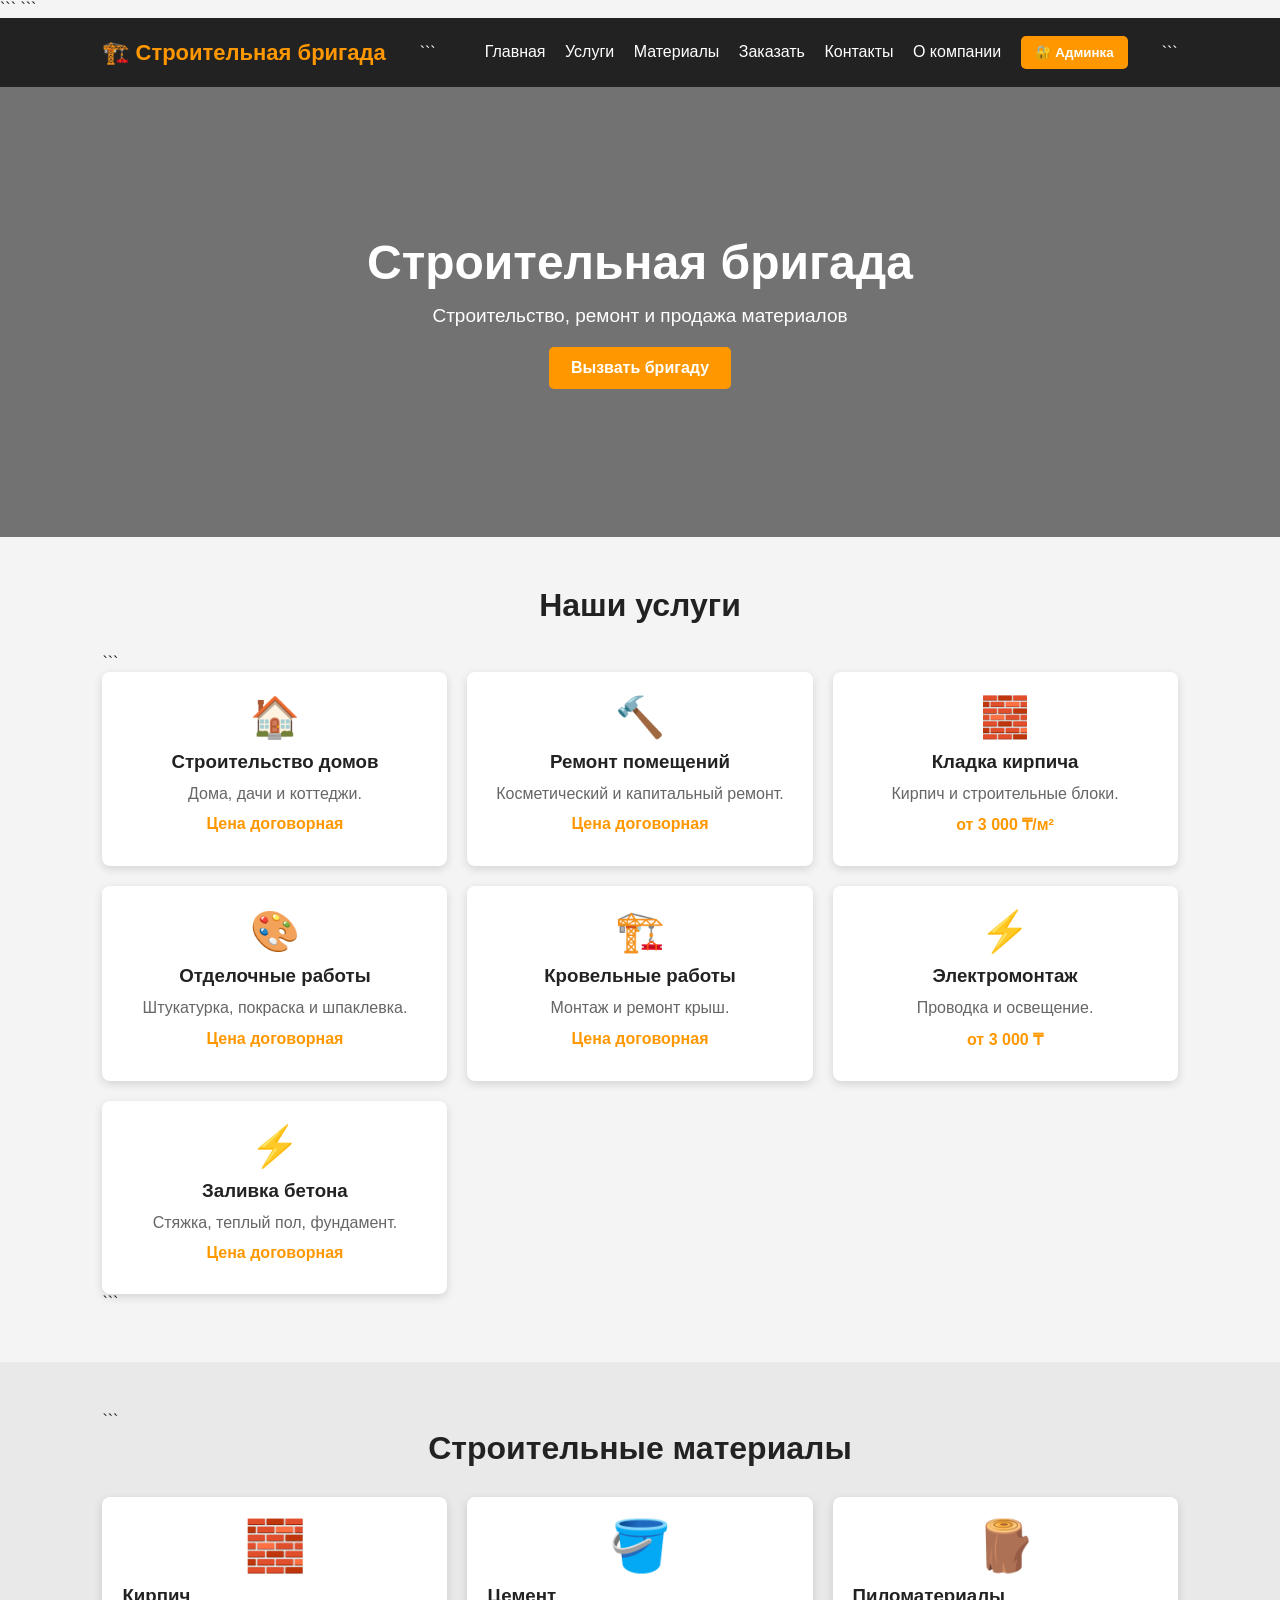
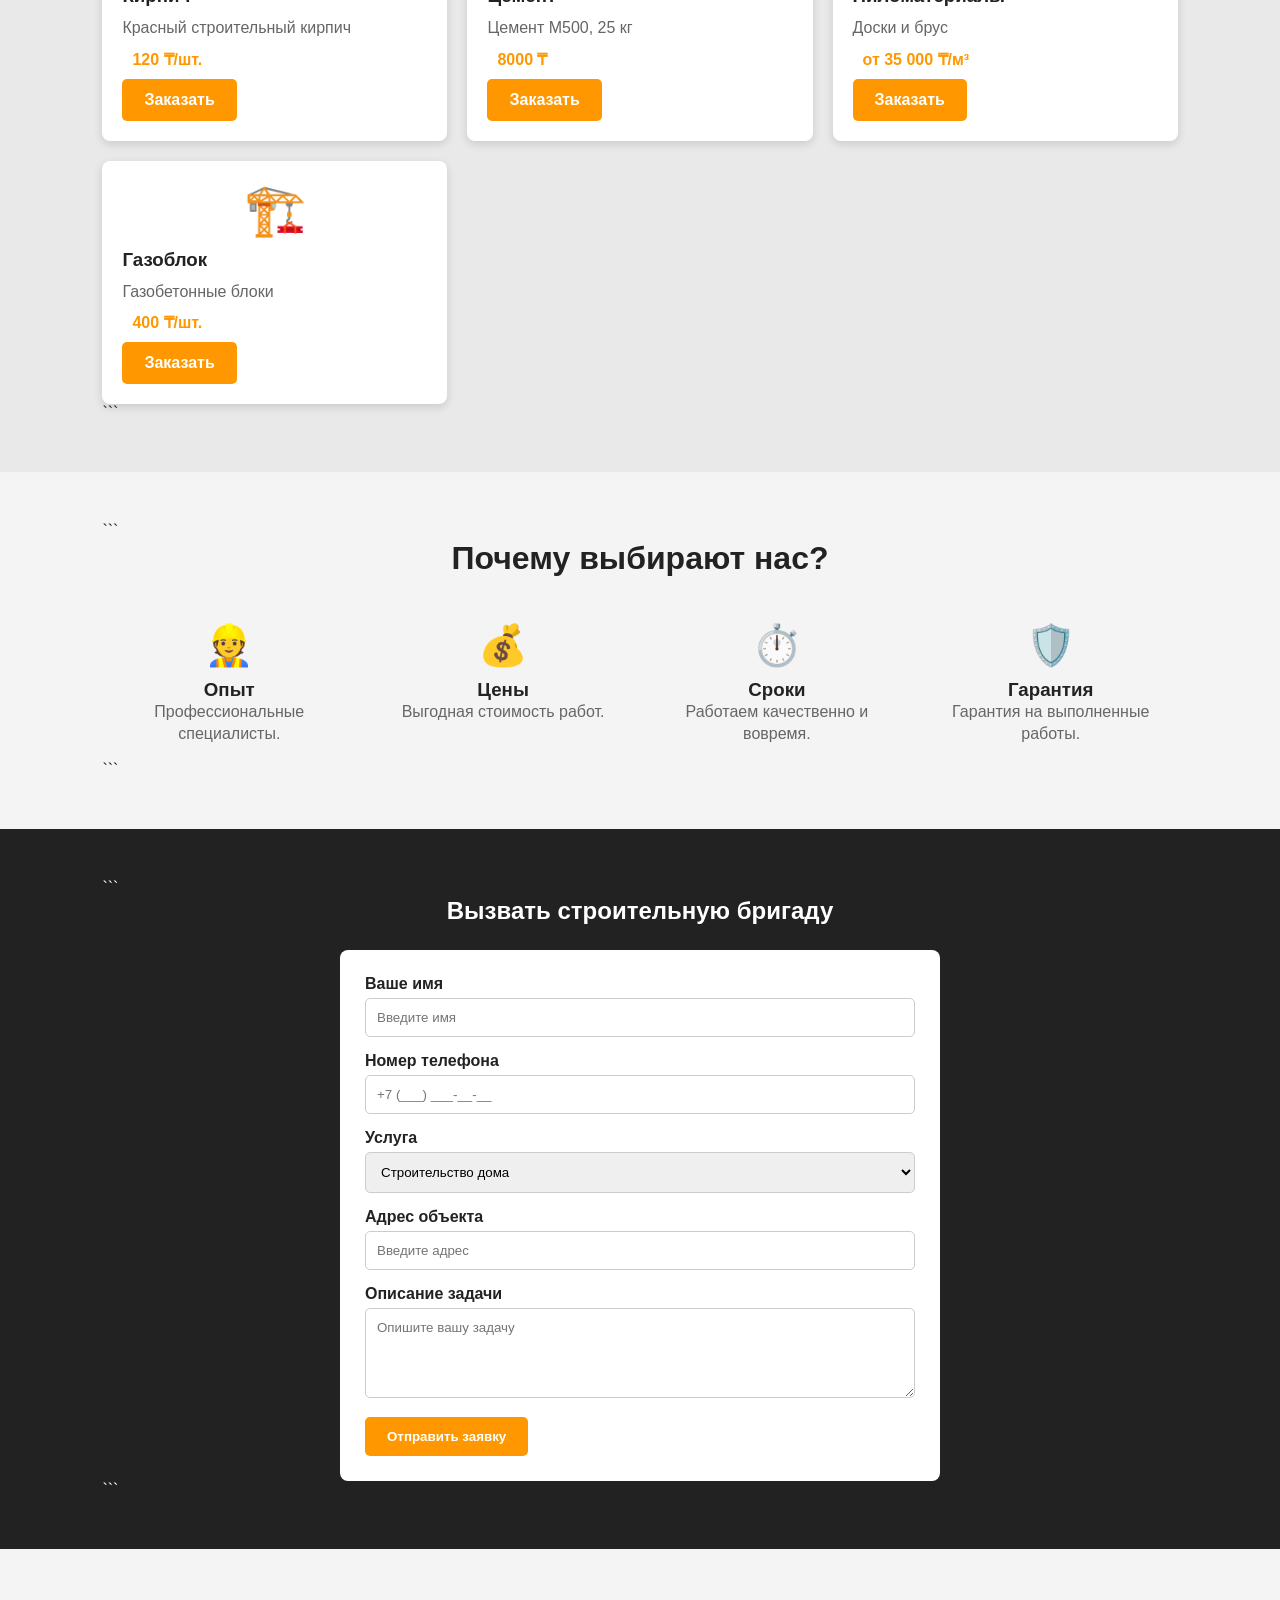
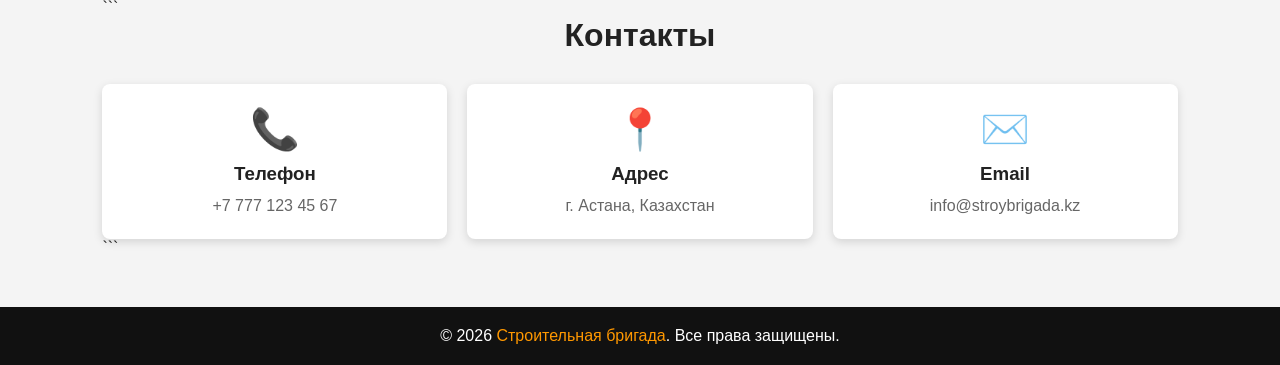
<file: index.html>
<!DOCTYPE html>

<html lang="ru">
<head>
    <meta charset="UTF-8">
    <meta name="viewport" content="width=device-width, initial-scale=1.0">
    <title>Строительная бригада</title>

```
<link rel="stylesheet" href="style.css">
```

</head>

<body>

<header>
    <div class="logo">🏗️ Строительная бригада</div>

```
<nav>
    <a href="#home">Главная</a>
    <a href="#services">Услуги</a>
    <a href="#materials">Материалы</a>
    <a href="#order">Заказать</a>
    <a href="#contacts">Контакты</a>
        <a href="about.html">О компании</a>
    <button class="admin-open-btn" onclick="openAdmin()">
        🔐 Админка
    </button>
</nav>
```

</header>

<section class="hero" id="home">
    <div>
        <h1>Строительная бригада</h1>
        <p>Строительство, ремонт и продажа материалов</p>
        <a href="#order" class="button">Вызвать бригаду</a>
    </div>
</section>

<section id="services">
    <h2 class="title">Наши услуги</h2>

```
<div class="grid" id="servicesGrid">

    <div class="card">
        <div class="icon">🏠</div>
        <h3>Строительство домов</h3>
        <p>Дома, дачи и коттеджи.</p>
        <div class="price">Цена договорная</div>
    </div>

    <div class="card">
        <div class="icon">🔨</div>
        <h3>Ремонт помещений</h3>
        <p>Косметический и капитальный ремонт.</p>
        <div class="price">Цена договорная</div>
    </div>

    <div class="card">
        <div class="icon">🧱</div>
        <h3>Кладка кирпича</h3>
        <p>Кирпич и строительные блоки.</p>
        <div class="price">от 3 000 ₸/м²</div>
    </div>

    <div class="card">
        <div class="icon">🎨</div>
        <h3>Отделочные работы</h3>
        <p>Штукатурка, покраска и шпаклевка.</p>
        <div class="price">Цена договорная</div>
    </div>

    <div class="card">
        <div class="icon">🏗️</div>
        <h3>Кровельные работы</h3>
        <p>Монтаж и ремонт крыш.</p>
        <div class="price">Цена договорная</div>
    </div>

    <div class="card">
        <div class="icon">⚡</div>
        <h3>Электромонтаж</h3>
        <p>Проводка и освещение.</p>
        <div class="price">от 3 000 ₸</div>
    </div>

    <div class="card">
        <div class="icon">⚡</div>
        <h3>Заливка бетона</h3>
        <p>Стяжка, теплый пол, фундамент.</p>
        <div class="price">Цена договорная</div>
    </div>

</div>
```

</section>

<section id="materials">

```
<h2 class="title">Строительные материалы</h2>

<div class="materials" id="materialsGrid">

    <div class="material">
        <div class="material-img">🧱</div>
        <h3>Кирпич</h3>
        <p>Красный строительный кирпич</p>
        <div class="material-price">120 ₸/шт.</div>
        <a href="#order" class="button">Заказать</a>
    </div>

    <div class="material">
        <div class="material-img">🪣</div>
        <h3>Цемент</h3>
        <p>Цемент М500, 25 кг</p>
        <div class="material-price">8000 ₸</div>
        <a href="#order" class="button">Заказать</a>
    </div>

    <div class="material">
        <div class="material-img">🪵</div>
        <h3>Пиломатериалы</h3>
        <p>Доски и брус</p>
        <div class="material-price">от 35 000 ₸/м³</div>
        <a href="#order" class="button">Заказать</a>
    </div>

    <div class="material">
        <div class="material-img">🏗️</div>
        <h3>Газоблок</h3>
        <p>Газобетонные блоки</p>
        <div class="material-price">400 ₸/шт.</div>
        <a href="#order" class="button">Заказать</a>
    </div>

</div>
```

</section>

<section>

```
<h2 class="title">Почему выбирают нас?</h2>

<div class="advantages">

    <div class="advantage">
        <div class="icon">👷</div>
        <h3>Опыт</h3>
        <p>Профессиональные специалисты.</p>
    </div>

    <div class="advantage">
        <div class="icon">💰</div>
        <h3>Цены</h3>
        <p>Выгодная стоимость работ.</p>
    </div>

    <div class="advantage">
        <div class="icon">⏱️</div>
        <h3>Сроки</h3>
        <p>Работаем качественно и вовремя.</p>
    </div>

    <div class="advantage">
        <div class="icon">🛡️</div>
        <h3>Гарантия</h3>
        <p>Гарантия на выполненные работы.</p>
    </div>

</div>
```

</section>

<section id="order">

```
<div class="form-box">

    <h2>Вызвать строительную бригаду</h2>

    <form id="orderForm">

        <label>Ваше имя</label>
        <input
            id="clientName"
            type="text"
            placeholder="Введите имя"
            required
        >

        <label>Номер телефона</label>
        <input
            id="clientPhone"
            type="tel"
            placeholder="+7 (___) ___-__-__"
            required
        >

        <label>Услуга</label>

        <select id="clientService">
            <option>Строительство дома</option>
            <option>Ремонт</option>
            <option>Кладка кирпича</option>
            <option>Отделочные работы</option>
            <option>Кровельные работы</option>
            <option>Электромонтаж</option>
            <option>Заливка бетона</option>
        </select>

        <label>Адрес объекта</label>

        <input
            id="clientAddress"
            type="text"
            placeholder="Введите адрес"
        >

        <label>Описание задачи</label>

        <textarea
            id="clientDescription"
            placeholder="Опишите вашу задачу"
        ></textarea>

        <button class="button" type="submit">
            Отправить заявку
        </button>

    </form>

</div>
```

</section>

<section id="contacts">

```
<h2 class="title">Контакты</h2>

<div class="contacts">

    <div class="contact">
        <div class="icon">📞</div>
        <h3>Телефон</h3>
        <p>
            <a href="tel:+77771234567">
                +7 777 123 45 67
            </a>
        </p>
    </div>

    <div class="contact">
        <div class="icon">📍</div>
        <h3>Адрес</h3>
        <p>г. Астана, Казахстан</p>
    </div>

    <div class="contact">
        <div class="icon">✉️</div>
        <h3>Email</h3>
        <p>
            <a href="mailto:info@stroybrigada.kz">
                info@stroybrigada.kz
            </a>
        </p>
    </div>

</div>
```

</section>

<footer>
    ©️ 2026
    <span>Строительная бригада</span>.
    Все права защищены.
</footer>

<!-- ==================================================
     УВЕДОМЛЕНИЕ
================================================== -->

<div id="toast"></div>

<!-- ==================================================
     АДМИН-ПАНЕЛЬ
================================================== -->

<div class="admin-modal" id="adminModal">

```
<div class="admin-box">

    <div class="admin-header">

        <h2>🔐 Панель администратора</h2>

        <button class="admin-close" onclick="closeAdmin()">
            ✕ Закрыть
        </button>

    </div>

    <!-- LOGIN -->

    <div id="loginScreen" class="admin-login">

        <h2>Вход в админку</h2>

        <div id="loginError" class="login-error">
            Неверный пароль
        </div>

        <form onsubmit="loginAdmin(event)">

            <label>Пароль администратора</label>

            <input
                id="adminPassword"
                type="password"
                placeholder="Введите пароль"
                required
            >

            <button class="button" style="width:100%;">
                Войти
            </button>

        </form>

        <small>
            Пароль по умолчанию: admin123
        </small>

    </div>


    <!-- DASHBOARD -->

    <div id="adminDashboard" class="admin-content" style="display:none;">

        <div class="dashboard">

            <div class="stat">
                <div class="stat-title">Всего заявок</div>
                <div class="stat-number" id="totalOrders">0</div>
            </div>

            <div class="stat">
                <div class="stat-title">Новые</div>
                <div class="stat-number" id="newOrders">0</div>
            </div>

            <div class="stat">
                <div class="stat-title">В работе</div>
                <div class="stat-number" id="workOrders">0</div>
            </div>

            <div class="stat">
                <div class="stat-title">Завершено</div>
                <div class="stat-number" id="doneOrders">0</div>
            </div>

        </div>


        <!-- ЗАЯВКИ -->

        <div class="admin-section">

            <h3>📋 Заявки клиентов</h3>

            <div class="admin-actions">

                <input
                    type="text"
                    id="searchOrders"
                    placeholder="🔎 Поиск по имени, телефону..."
                    oninput="renderOrders()"
                >

                <select
                    id="filterStatus"
                    onchange="renderOrders()"
                >
                    <option value="all">Все статусы</option>
                    <option value="Новая">Новые</option>
                    <option value="В работе">В работе</option>
                    <option value="Завершена">Завершённые</option>
                    <option value="Отменена">Отменённые</option>
                </select>

                <button class="small-btn red" onclick="clearOrders()">
                    🗑️ Очистить все
                </button>

            </div>

            <div class="table-wrapper">

                <table>

                    <thead>

                        <tr>
                            <th>ID</th>
                            <th>Клиент</th>
                            <th>Телефон</th>
                            <th>Услуга</th>
                            <th>Адрес</th>
                            <th>Дата</th>
                            <th>Статус</th>
                            <th>Действия</th>
                        </tr>

                    </thead>

                    <tbody id="ordersTable"></tbody>

                </table>

            </div>

        </div>


        <!-- ДОБАВЛЕНИЕ УСЛУГИ -->

        <div class="admin-section">

            <h3>➕ Добавить новую услугу</h3>

            <form id="serviceForm">

                <div class="admin-form-grid">

                    <div>
                        <label>Иконка</label>
                        <input
                            id="newServiceIcon"
                            type="text"
                            placeholder="🏠"
                            maxlength="4"
                            required
                        >
                    </div>

                    <div>
                        <label>Название</label>
                        <input
                            id="newServiceName"
                            type="text"
                            placeholder="Например: Фасадные работы"
                            required
                        >
                    </div>

                    <div>
                        <label>Цена</label>
                        <input
                            id="newServicePrice"
                            type="text"
                            placeholder="от 5 000 ₸"
                            required
                        >
                    </div>

                    <div>
                        <label>Описание</label>
                        <input
                            id="newServiceDescription"
                            type="text"
                            placeholder="Описание услуги"
                            required
                        >
                    </div>

                </div>

                <br>

                <button class="button">
                    Добавить услугу
                </button>

            </form>

        </div>


        <!-- ДОБАВЛЕНИЕ МАТЕРИАЛА -->

        <div class="admin-section">

            <h3>➕ Добавить строительный материал</h3>

            <form id="materialForm">

                <div class="admin-form-grid">

                    <div>
                        <label>Иконка</label>
                        <input
                            id="newMaterialIcon"
                            type="text"
                            placeholder="🧱"
                            maxlength="4"
                            required
                        >
                    </div>

                    <div>
                        <label>Название</label>
                        <input
                            id="newMaterialName"
                            type="text"
                            placeholder="Название материала"
                            required
                        >
                    </div>

                    <div>
                        <label>Описание</label>
                        <input
                            id="newMaterialDescription"
                            type="text"
                            placeholder="Описание"
                            required
                        >
                    </div>

                    <div>
                        <label>Цена</label>
                        <input
                            id="newMaterialPrice"
                            type="text"
                            placeholder="1000 ₸/шт."
                            required
                        >
                    </div>

                </div>

                <br>

                <button class="button">
                    Добавить материал
                </button>

            </form>

        </div>


        <!-- НАСТРОЙКИ -->

        <div class="admin-section">

            <h3>⚙️ Управление</h3>

            <button
                class="small-btn gray"
                onclick="logoutAdmin()"
            >
                🚪 Выйти из админки
            </button>

            <button
                class="small-btn red"
                onclick="resetSiteData()"
            >
                ♻️ Сбросить дополнительные данные
            </button>

        </div>

    </div>

</div>
```

</div>

<script src="script.js"></script>

</body>
</html>
</file>
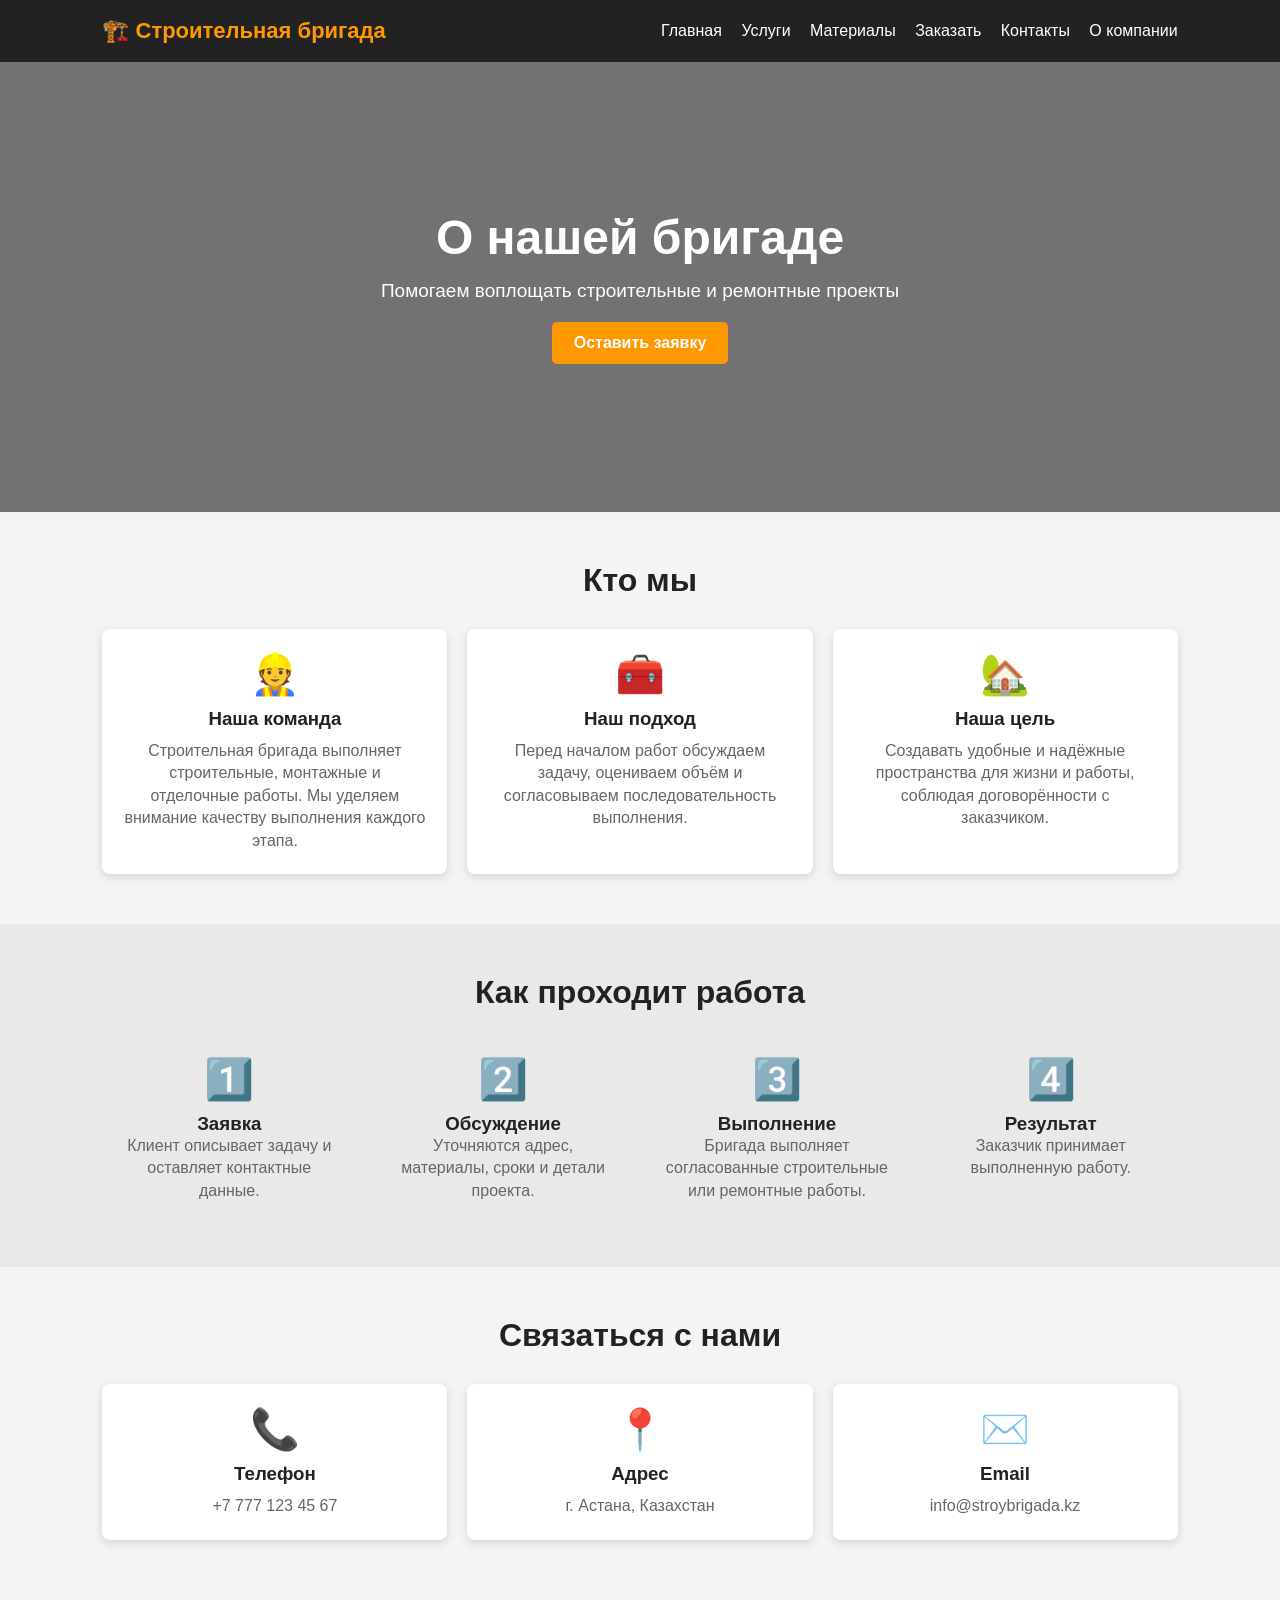
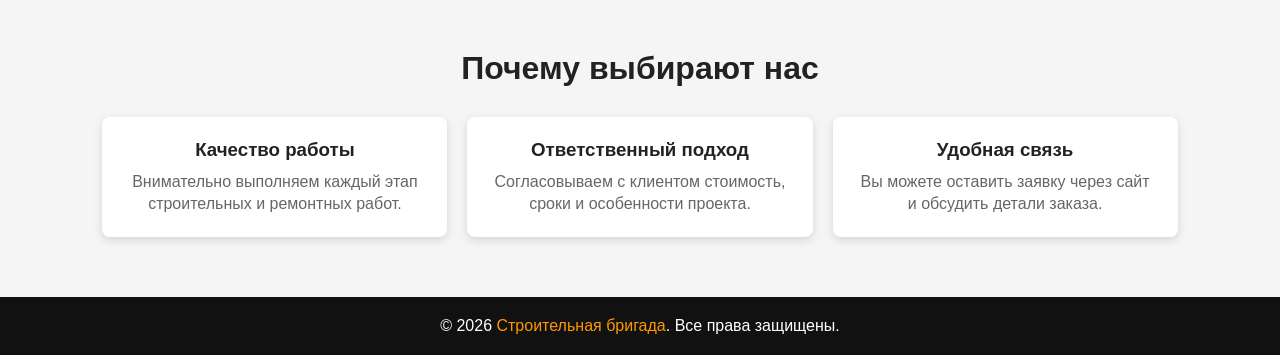
<file: about.html>
<!DOCTYPE html>
<html lang="ru">
<head>
    <meta charset="UTF-8">
    <meta name="viewport" content="width=device-width, initial-scale=1.0">
    <meta name="description" content="Информация о строительной бригаде и этапах работы.">
    <title>О компании — Строительная бригада</title>
    <link rel="stylesheet" href="style.css">
</head>
<body>
<header>
    <div class="logo">🏗️ Строительная бригада</div>
    <nav aria-label="Основная навигация">
        <a href="index.html#home">Главная</a>
        <a href="index.html#services">Услуги</a>
        <a href="index.html#materials">Материалы</a>
        <a href="index.html#order">Заказать</a>
        <a href="index.html#contacts">Контакты</a>
        <a href="about.html" aria-current="page">О компании</a>
    </nav>
</header>

<section class="hero" id="home">
    <div>
        <h1>О нашей бригаде</h1>
        <p>Помогаем воплощать строительные и ремонтные проекты</p>
        <a href="index.html#order" class="button">Оставить заявку</a>
    </div>
</section>

<section>
    <h2 class="title">Кто мы</h2>
    <div class="grid">
        <article class="card">
            <div class="icon">👷</div>
            <h3>Наша команда</h3>
            <p>Строительная бригада выполняет строительные, монтажные и отделочные работы. Мы уделяем внимание качеству выполнения каждого этапа.</p>
        </article>
        <article class="card">
            <div class="icon">🧰</div>
            <h3>Наш подход</h3>
            <p>Перед началом работ обсуждаем задачу, оцениваем объём и согласовываем последовательность выполнения.</p>
        </article>
        <article class="card">
            <div class="icon">🏡</div>
            <h3>Наша цель</h3>
            <p>Создавать удобные и надёжные пространства для жизни и работы, соблюдая договорённости с заказчиком.</p>
        </article>
    </div>
</section>

<section id="workflow" style="background:#e9e9e9;">
    <h2 class="title">Как проходит работа</h2>
    <div class="advantages">
        <div class="advantage"><div class="icon">1️⃣</div><h3>Заявка</h3><p>Клиент описывает задачу и оставляет контактные данные.</p></div>
        <div class="advantage"><div class="icon">2️⃣</div><h3>Обсуждение</h3><p>Уточняются адрес, материалы, сроки и детали проекта.</p></div>
        <div class="advantage"><div class="icon">3️⃣</div><h3>Выполнение</h3><p>Бригада выполняет согласованные строительные или ремонтные работы.</p></div>
        <div class="advantage"><div class="icon">4️⃣</div><h3>Результат</h3><p>Заказчик принимает выполненную работу.</p></div>
    </div>
</section>

<section>
    <h2 class="title">Связаться с нами</h2>
    <div class="contacts">
        <div class="contact"><div class="icon">📞</div><h3>Телефон</h3><p><a href="tel:+77771234567">+7 777 123 45 67</a></p></div>
        <div class="contact"><div class="icon">📍</div><h3>Адрес</h3><p>г. Астана, Казахстан</p></div>
        <div class="contact"><div class="icon">✉️</div><h3>Email</h3><p><a href="mailto:info@stroybrigada.kz">info@stroybrigada.kz</a></p></div>
    </div>
</section>
<section class="about-benefits">
    <h2 class="title">Почему выбирают нас</h2>
    <div class="grid">
        <article class="card">
            <h3>Качество работы</h3>
            <p>Внимательно выполняем каждый этап строительных и ремонтных работ.</p>
        </article>
        <article class="card">
            <h3>Ответственный подход</h3>
            <p>Согласовываем с клиентом стоимость, сроки и особенности проекта.</p>
        </article>
        <article class="card">
            <h3>Удобная связь</h3>
            <p>Вы можете оставить заявку через сайт и обсудить детали заказа.</p>
        </article>
    </div>
</section>
<footer>© 2026 <span>Строительная бригада</span>. Все права защищены.</footer>
</body>
</html>
</file>
<file: style.css>
* {
        box-sizing: border-box;
        margin: 0;
        padding: 0;
    }

    html {
        scroll-behavior: smooth;
    }

    body {
        font-family: Arial, sans-serif;
        background: #f4f4f4;
        color: #222;
    }

    header {
        background: #222;
        color: white;
        padding: 18px 8%;
        display: flex;
        justify-content: space-between;
        align-items: center;
        position: sticky;
        top: 0;
        z-index: 1000;
    }

    .logo {
        color: #ff9800;
        font-size: 22px;
        font-weight: bold;
    }

    nav a {
        color: white;
        text-decoration: none;
        margin-left: 15px;
        transition: .2s;
    }

    nav a:hover {
        color: #ff9800;
    }

    .admin-open-btn {
        background: #ff9800;
        border: none;
        color: white;
        padding: 9px 14px;
        border-radius: 5px;
        cursor: pointer;
        font-weight: bold;
        margin-left: 15px;
    }

    .hero {
        height: 450px;
        background:
            linear-gradient(#0008, #0008),
            url("https://images.unsplash.com/photo-1503387762-592deb58ef4e")
            center/cover;
        display: flex;
        align-items: center;
        justify-content: center;
        text-align: center;
        color: white;
        padding: 20px;
    }

    .hero h1 {
        font-size: 48px;
        margin-bottom: 15px;
    }

    .hero p {
        font-size: 19px;
        margin-bottom: 20px;
    }

    .button {
        display: inline-block;
        background: #ff9800;
        color: white;
        padding: 12px 22px;
        border: 0;
        border-radius: 5px;
        text-decoration: none;
        font-weight: bold;
        cursor: pointer;
        transition: .2s;
    }

    .button:hover {
        background: #e68900;
        transform: translateY(-1px);
    }

    section {
        padding: 50px 8%;
    }

    .title {
        text-align: center;
        font-size: 32px;
        margin-bottom: 30px;
    }

    .grid,
    .materials,
    .advantages,
    .contacts {
        display: grid;
        grid-template-columns: repeat(3, 1fr);
        gap: 20px;
    }

    .card,
    .material,
    .contact {
        background: white;
        padding: 22px;
        border-radius: 8px;
        text-align: center;
        box-shadow: 0 3px 10px #0002;
    }

    .icon {
        font-size: 40px;
        margin-bottom: 10px;
    }

    .card h3,
    .material h3,
    .contact h3 {
        margin-bottom: 10px;
    }

    .card p,
    .material p,
    .contact p,
    .advantage p {
        color: #666;
        line-height: 1.4;
    }

    .price,
    .material-price {
        color: #ff9800;
        font-weight: bold;
        margin: 10px;
    }

    #materials {
        background: #e9e9e9;
    }

    .material {
        text-align: left;
        padding: 20px;
    }

    .material-img {
        text-align: center;
        font-size: 50px;
        margin-bottom: 10px;
    }

    #order {
        background: #222;
        color: white;
    }

    .form-box {
        max-width: 600px;
        margin: auto;
    }

    .form-box h2 {
        text-align: center;
        margin-bottom: 25px;
    }

    form {
        background: white;
        color: #222;
        padding: 25px;
        border-radius: 8px;
    }

    label {
        display: block;
        font-weight: bold;
        margin-bottom: 5px;
    }

    input,
    select,
    textarea {
        width: 100%;
        padding: 11px;
        margin-bottom: 15px;
        border: 1px solid #ccc;
        border-radius: 5px;
        font-family: inherit;
    }

    textarea {
        height: 90px;
        resize: vertical;
    }

    .advantages {
        grid-template-columns: repeat(4, 1fr);
    }

    .advantage {
        text-align: center;
        padding: 15px;
    }

    footer {
        background: #111;
        color: white;
        text-align: center;
        padding: 20px;
    }

    footer span {
        color: #ff9800;
    }

    .contact a {
        color: inherit;
        text-decoration: none;
    }

    /* =========================
       УВЕДОМЛЕНИЯ
    ========================= */

    #toast {
        position: fixed;
        right: 25px;
        bottom: 25px;
        background: #222;
        color: white;
        padding: 15px 20px;
        border-radius: 8px;
        box-shadow: 0 5px 20px #0004;
        z-index: 9999;
        opacity: 0;
        pointer-events: none;
        transform: translateY(20px);
        transition: .3s;
    }

    #toast.show {
        opacity: 1;
        transform: translateY(0);
    }

    /* =========================
       МОДАЛЬНОЕ ОКНО АДМИНКИ
    ========================= */

    .admin-modal {
        position: fixed;
        inset: 0;
        background: rgba(0, 0, 0, .75);
        z-index: 5000;
        display: none;
        overflow-y: auto;
        padding: 30px 15px;
    }

    .admin-modal.active {
        display: block;
    }

    .admin-box {
        max-width: 1200px;
        margin: auto;
        background: #f4f4f4;
        border-radius: 12px;
        min-height: 90vh;
        overflow: hidden;
    }

    .admin-header {
        background: #222;
        color: white;
        padding: 20px 25px;
        display: flex;
        justify-content: space-between;
        align-items: center;
    }

    .admin-header h2 {
        color: #ff9800;
    }

    .admin-close {
        background: #ff4444;
        color: white;
        border: none;
        border-radius: 5px;
        padding: 9px 14px;
        cursor: pointer;
    }

    .admin-content {
        padding: 25px;
    }

    .admin-login {
        max-width: 400px;
        margin: 80px auto;
        background: white;
        padding: 30px;
        border-radius: 10px;
        box-shadow: 0 5px 30px #0003;
    }

    .admin-login h2 {
        text-align: center;
        margin-bottom: 20px;
    }

    .admin-login small {
        display: block;
        text-align: center;
        color: #777;
        margin-top: 10px;
    }

    .dashboard {
        display: grid;
        grid-template-columns: repeat(4, 1fr);
        gap: 15px;
        margin-bottom: 30px;
    }

    .stat {
        background: white;
        padding: 20px;
        border-radius: 8px;
        box-shadow: 0 3px 10px #0001;
    }

    .stat-title {
        color: #777;
        font-size: 14px;
        margin-bottom: 8px;
    }

    .stat-number {
        font-size: 30px;
        font-weight: bold;
        color: #ff9800;
    }

    .admin-section {
        background: white;
        padding: 20px;
        border-radius: 10px;
        margin-bottom: 20px;
        box-shadow: 0 3px 10px #0001;
    }

    .admin-section h3 {
        margin-bottom: 15px;
    }

    .admin-actions {
        display: flex;
        gap: 10px;
        flex-wrap: wrap;
        margin-bottom: 15px;
    }

    .admin-actions input,
    .admin-actions select {
        margin: 0;
        max-width: 300px;
    }

    .table-wrapper {
        overflow-x: auto;
    }

    table {
        width: 100%;
        border-collapse: collapse;
        min-width: 800px;
    }

    th,
    td {
        padding: 12px 10px;
        border-bottom: 1px solid #ddd;
        text-align: left;
        vertical-align: top;
    }

    th {
        background: #222;
        color: white;
    }

    tr:hover {
        background: #fafafa;
    }

    .status {
        display: inline-block;
        padding: 5px 9px;
        border-radius: 20px;
        font-size: 12px;
        font-weight: bold;
    }

    .status-new {
        background: #fff3cd;
        color: #856404;
    }

    .status-work {
        background: #cfe2ff;
        color: #084298;
    }

    .status-done {
        background: #d1e7dd;
        color: #0f5132;
    }

    .status-cancel {
        background: #f8d7da;
        color: #842029;
    }

    .small-btn {
        border: none;
        padding: 7px 10px;
        border-radius: 5px;
        cursor: pointer;
        color: white;
        margin: 2px;
    }

    .blue {
        background: #0d6efd;
    }

    .green {
        background: #198754;
    }

    .red {
        background: #dc3545;
    }

    .gray {
        background: #6c757d;
    }

    .admin-form-grid {
        display: grid;
        grid-template-columns: 1fr 1fr;
        gap: 15px;
    }

    .admin-form-grid .full {
        grid-column: 1 / -1;
    }

    .admin-form-grid input,
    .admin-form-grid textarea {
        margin-bottom: 0;
    }

    .empty {
        padding: 30px;
        text-align: center;
        color: #777;
    }

    .login-error {
        color: #dc3545;
        text-align: center;
        margin-bottom: 15px;
        display: none;
    }

    /* =========================
       МОБИЛЬНАЯ ВЕРСИЯ
    ========================= */

    @media(max-width:700px) {
        header {
            flex-direction: column;
            gap: 10px;
        }

        nav {
            text-align: center;
        }

        nav a {
            margin: 5px;
            font-size: 13px;
            display: inline-block;
        }

        .admin-open-btn {
            margin-left: 0;
        }

        .grid,
        .materials,
        .advantages,
        .contacts {
            grid-template-columns: 1fr;
        }

        .hero {
            height: 400px;
        }

        .hero h1 {
            font-size: 34px;
        }

        section {
            padding: 40px 5%;
        }

        .dashboard {
            grid-template-columns: 1fr 1fr;
        }

        .admin-form-grid {
            grid-template-columns: 1fr;
        }

        .admin-form-grid .full {
            grid-column: auto;
        }

        .admin-header {
            flex-direction: column;
            gap: 15px;
            text-align: center;
        }

        #toast {
            left: 15px;
            right: 15px;
            bottom: 15px;
        }
    }

/* Дополнительная адаптация для планшетов */
@media (max-width: 900px) {
    section { padding-left: 5%; padding-right: 5%; }
    .grid, .materials, .contacts { grid-template-columns: repeat(2, minmax(0, 1fr)); }
    .advantages { grid-template-columns: repeat(2, minmax(0, 1fr)); }
    .dashboard { grid-template-columns: repeat(2, minmax(0, 1fr)); }
}

/* Улучшения для небольших телефонов */
@media (max-width: 480px) {
    .hero { min-height: 360px; height: auto; }
    .hero h1 { font-size: clamp(27px, 8vw, 34px); }
    .hero p { font-size: 16px; }
    .title { font-size: 26px; }
    .grid, .materials, .advantages, .contacts { grid-template-columns: minmax(0, 1fr); }
    .admin-content { padding: 14px; }
    .admin-section { padding: 15px; }
    .form-box form { padding: 18px; }
}

/* Видимый фокус для клавиатурной навигации */
a:focus-visible, button:focus-visible, input:focus-visible,
select:focus-visible, textarea:focus-visible {
    outline: 3px solid #ff9800;
    outline-offset: 3px;
}
.about-benefits {
    padding: 60px 8%;
    background: #f5f5f5;
}

.about-benefits .card {
    transition: transform 0.3s ease, box-shadow 0.3s ease;
}

.about-benefits .card:hover {
    transform: translateY(-5px);
    box-shadow: 0 8px 20px rgba(0, 0, 0, 0.12);
}
/* Адаптация для планшетов */
@media (max-width: 900px) {
    .container {
        width: 95%;
    }

    .grid {
        grid-template-columns: repeat(2, 1fr);
    }

    nav {
        flex-wrap: wrap;
        gap: 12px;
    }

    h1 {
        font-size: 32px;
    }
}

/* Адаптация для мобильных устройств */
@media (max-width: 480px) {
    .grid {
        grid-template-columns: 1fr;
    }

    nav {
        flex-direction: column;
        align-items: center;
    }

    h1 {
        font-size: 25px;
    }

    button {
        width: 100%;
    }

    section {
        padding: 25px 15px;
    }
}
/* Улучшение отображения форм на мобильных устройствах */
@media (max-width: 480px) {
    input,
    textarea,
    select {
        width: 100%;
        box-sizing: border-box;
    }

    .about-benefits .card {
        margin-bottom: 15px;
    }

    img {
        max-width: 100%;
        height: auto;
    }
}
</file>
